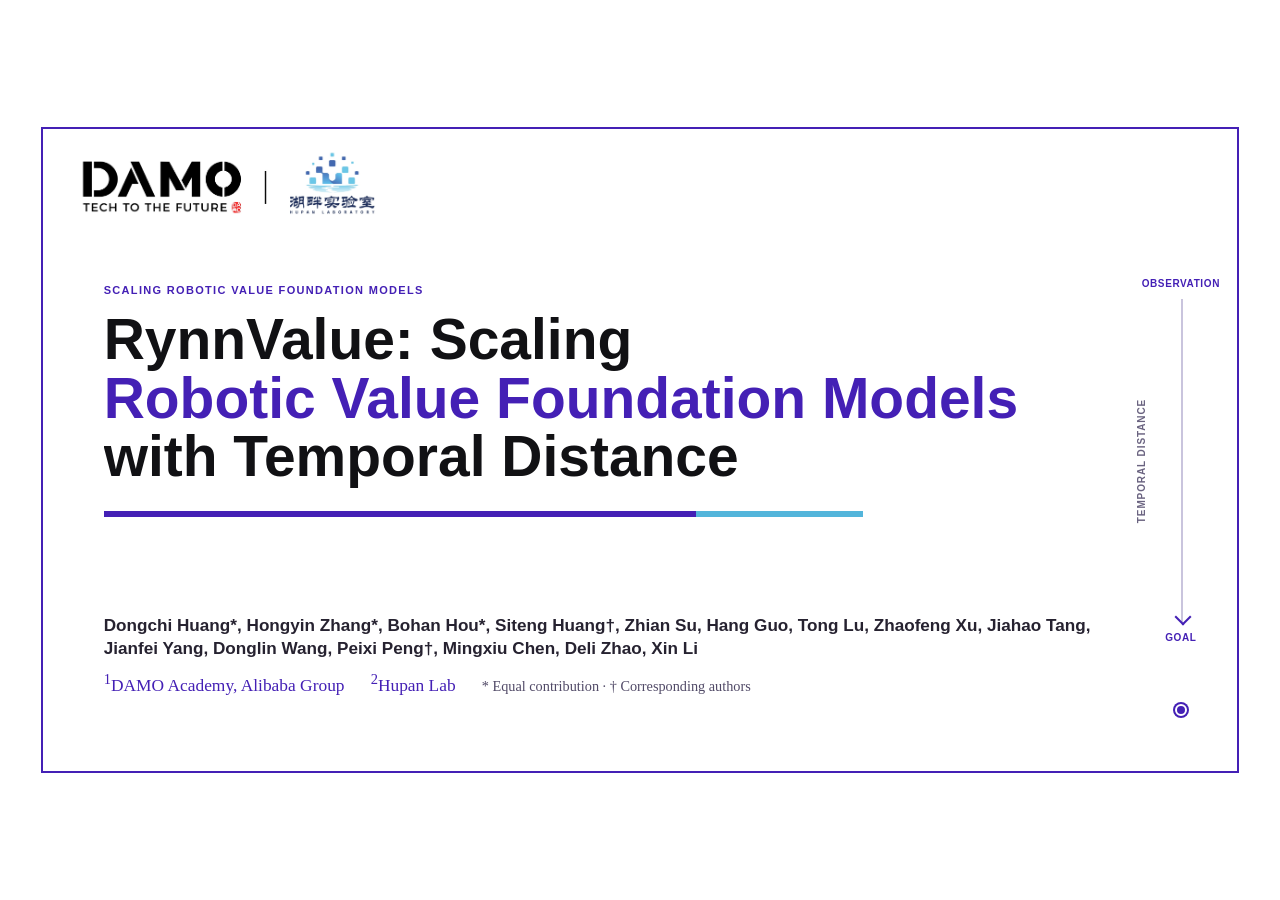
<file: assets/index.html>
<!doctype html>
<html lang="en">
  <head>
    <meta charset="UTF-8" />
    <meta name="viewport" content="width=device-width, initial-scale=1" />
    <title>RynnValue Video Opener</title>
    <style>
      :root {
        --paper: #ffffff;
        --ink: #111114;
        --purple: #4420b5;
        --lavender: #dfd9ff;
        --blue: #53b5db;
        --line: #c9c4dd;
      }

      * {
        box-sizing: border-box;
      }

      html,
      body {
        width: 100%;
        height: 100%;
        margin: 0;
        overflow: hidden;
        background: #ffffff;
      }

      body {
        color: var(--ink);
        font-family: Arial, Helvetica, sans-serif;
      }

      .viewport {
        width: 100vw;
        height: 100vh;
        display: grid;
        place-items: center;
        background: #ffffff;
      }

      .opener {
        position: relative;
        width: min(100vw, calc(100vh * 16 / 9));
        aspect-ratio: 16 / 9;
        overflow: hidden;
        background: var(--paper);
        isolation: isolate;
      }

      .opener::before {
        content: "";
        position: absolute;
        inset: 0;
        z-index: 20;
        background: var(--paper);
        pointer-events: none;
        animation: reveal-scene 0.48s cubic-bezier(0.2, 0.7, 0.1, 1) 0.08s forwards;
      }

      .frame {
        position: absolute;
        z-index: 12;
        background: var(--purple);
      }

      .frame-top,
      .frame-bottom {
        left: 3.2%;
        width: 93.6%;
        height: 2px;
        transform: scaleX(0);
        transform-origin: left;
        animation: draw-horizontal 0.8s cubic-bezier(0.2, 0.8, 0.2, 1) 0.24s forwards;
      }

      .frame-top {
        top: 5.2%;
      }

      .frame-bottom {
        bottom: 5.2%;
        transform-origin: right;
        animation-delay: 0.38s;
      }

      .frame-left,
      .frame-right {
        top: 5.2%;
        height: 89.6%;
        width: 2px;
        transform: scaleY(0);
        transform-origin: top;
        animation: draw-vertical 0.65s cubic-bezier(0.2, 0.8, 0.2, 1) 0.62s forwards;
      }

      .frame-left {
        left: 3.2%;
      }

      .frame-right {
        right: 3.2%;
        transform-origin: bottom;
        animation-delay: 0.72s;
      }

      .brand-row {
        position: absolute;
        top: 8.2%;
        left: 6.2%;
        right: 6.2%;
        display: flex;
        align-items: center;
        justify-content: space-between;
        opacity: 0;
        transform: translateY(-12px);
        animation: settle-in 0.65s cubic-bezier(0.2, 0.8, 0.2, 1) 0.72s forwards;
      }

      .institution-logos {
        display: block;
        width: 26.5%;
        height: auto;
        mix-blend-mode: multiply;
      }

      .venue {
        margin: 0;
        color: var(--purple);
        font-size: clamp(8px, 0.74vw, 15px);
        font-weight: 800;
        letter-spacing: 0.14em;
      }

      .title-block {
        position: absolute;
        top: 27%;
        right: 7.2%;
        left: 8.1%;
      }

      .eyebrow {
        margin: 0 0 1.4%;
        color: var(--purple);
        font-size: clamp(9px, 0.86vw, 18px);
        font-weight: 800;
        letter-spacing: 0.12em;
        opacity: 0;
        animation: settle-in 0.55s ease-out 1.05s forwards;
      }

      h1 {
        max-width: 95%;
        margin: 0;
        font-size: clamp(31px, 4.45vw, 91px);
        font-weight: 800;
        line-height: 0.98;
        letter-spacing: 0;
      }

      .title-line {
        display: block;
        overflow: hidden;
        padding-bottom: 0.055em;
      }

      .title-line > span {
        display: block;
        transform: translateY(115%);
        animation: title-rise 0.82s cubic-bezier(0.16, 1, 0.3, 1) 1.25s forwards;
      }

      .title-line:nth-child(2) > span {
        color: var(--purple);
        animation-delay: 1.62s;
      }

      .title-line:nth-child(3) > span {
        animation-delay: 1.88s;
      }

      .accent-rule {
        position: relative;
        width: 0;
        height: clamp(4px, 0.42vw, 9px);
        margin-top: 2.1%;
        background: var(--purple);
        animation: extend-rule 1.05s cubic-bezier(0.2, 0.75, 0.2, 1) 2.15s forwards;
      }

      .accent-rule::after {
        content: "";
        position: absolute;
        top: 0;
        right: 0;
        width: 22%;
        height: 100%;
        background: var(--blue);
      }

      .paper-meta {
        position: absolute;
        right: 11.5%;
        bottom: 15.8%;
        left: 8.1%;
        opacity: 0;
        transform: translateY(18px);
        animation: settle-in 0.72s cubic-bezier(0.2, 0.8, 0.2, 1) 2.6s forwards;
      }

      .authors {
        margin: 0;
        color: #262230;
        font-size: clamp(13px, 1.34vw, 27px);
        font-weight: 700;
        line-height: 1.35;
      }

      .affiliations {
        display: flex;
        flex-wrap: wrap;
        gap: 0.8em 1.5em;
        align-items: baseline;
        margin-top: 1.1%;
        color: var(--purple);
        font-family: "Times New Roman", Times, serif;
        font-size: clamp(13px, 1.36vw, 27px);
      }

      .notes {
        color: #514a67;
        font-size: 0.82em;
      }

      .temporal-axis {
        position: absolute;
        top: 22%;
        right: 4.5%;
        width: 6.5%;
        height: 59%;
        opacity: 0;
        animation: fade-in 0.5s ease-out 3.05s forwards;
      }

      .axis-line {
        position: absolute;
        top: 12%;
        bottom: 12%;
        left: 50%;
        width: 2px;
        background: var(--line);
      }

      .axis-line::after {
        content: "";
        position: absolute;
        bottom: -1px;
        left: -4px;
        width: 10px;
        height: 10px;
        border-right: 2px solid var(--purple);
        border-bottom: 2px solid var(--purple);
        transform: rotate(45deg);
      }

      .axis-label {
        position: absolute;
        top: 50%;
        left: 6%;
        color: #6a6380;
        font-size: clamp(10px, 0.78vw, 16px);
        font-weight: 800;
        letter-spacing: 0.09em;
        transform: translate(-52%, -50%) rotate(-90deg);
        white-space: nowrap;
      }

      .axis-origin,
      .axis-goal {
        position: absolute;
        left: 50%;
        color: var(--purple);
        font-size: clamp(10px, 0.72vw, 15px);
        font-weight: 800;
        letter-spacing: 0.06em;
        transform: translateX(-50%);
        white-space: nowrap;
      }

      .axis-origin {
        top: 7%;
      }

      .axis-goal {
        bottom: 7%;
      }

      .axis-marker {
        position: absolute;
        top: 12%;
        left: calc(50% - 6px);
        width: 12px;
        height: 12px;
        border: 2px solid var(--paper);
        border-radius: 50%;
        background: var(--blue);
        box-shadow: 0 0 0 2px var(--purple);
        animation: move-to-goal 1.35s cubic-bezier(0.3, 0.05, 0.25, 1) 3.15s forwards;
      }

      @keyframes reveal-scene {
        to {
          opacity: 0;
        }
      }

      @keyframes draw-horizontal {
        to {
          transform: scaleX(1);
        }
      }

      @keyframes draw-vertical {
        to {
          transform: scaleY(1);
        }
      }

      @keyframes settle-in {
        to {
          opacity: 1;
          transform: translateY(0);
        }
      }

      @keyframes fade-in {
        to {
          opacity: 1;
        }
      }

      @keyframes title-rise {
        to {
          transform: translateY(0);
        }
      }

      @keyframes extend-rule {
        to {
          width: 70%;
        }
      }

      @keyframes move-to-goal {
        0% {
          transform: translateY(0);
        }
        38% {
          transform: translateY(16vh);
        }
        52% {
          transform: translateY(13vh);
        }
        100% {
          transform: translateY(45vh);
          background: var(--purple);
        }
      }
    </style>
  </head>
  <body>
    <main class="viewport" id="viewport">
      <section class="opener" id="opener" aria-label="RynnValue title animation">
        <div class="frame frame-top"></div>
        <div class="frame frame-right"></div>
        <div class="frame frame-bottom"></div>
        <div class="frame frame-left"></div>

        <header class="brand-row">
          <img
            class="institution-logos"
            src="./public/damo-hupan-logos.png"
            alt="DAMO Academy and Hupan Laboratory"
          />
        </header>

        <div class="title-block">
          <p class="eyebrow">SCALING ROBOTIC VALUE FOUNDATION MODELS</p>
          <h1>
            <span class="title-line"><span>RynnValue: Scaling</span></span>
            <span class="title-line"><span>Robotic Value Foundation Models</span></span>
            <span class="title-line"><span>with Temporal Distance</span></span>
          </h1>
          <div class="accent-rule"></div>
        </div>

        <footer class="paper-meta">
          <p class="authors">
            Dongchi Huang*, Hongyin Zhang*, Bohan Hou*, Siteng Huang†, Zhian Su,
            Hang Guo, Tong Lu, Zhaofeng Xu, Jiahao Tang, Jianfei Yang,
            Donglin Wang, Peixi Peng†, Mingxiu Chen, Deli Zhao, Xin Li
          </p>
          <div class="affiliations">
            <span><sup>1</sup>DAMO Academy, Alibaba Group</span>
            <span><sup>2</sup>Hupan Lab</span>
            <span class="notes">* Equal contribution · † Corresponding authors</span>
          </div>
        </footer>

        <div class="temporal-axis" aria-hidden="true">
          <span class="axis-label">TEMPORAL DISTANCE</span>
          <span class="axis-line"></span>
          <span class="axis-origin">OBSERVATION</span>
          <span class="axis-goal">GOAL</span>
          <span class="axis-marker"></span>
        </div>
      </section>
    </main>

    <script>
      const viewport = document.getElementById("viewport");
      let opener = document.getElementById("opener");

      function replay() {
        const clone = opener.cloneNode(true);
        opener.replaceWith(clone);
        opener = clone;
      }

      viewport.addEventListener("click", replay);
      window.addEventListener("keydown", (event) => {
        if (event.key === " " || event.key.toLowerCase() === "r") {
          event.preventDefault();
          replay();
        }
      });
    </script>
  </body>
</html>
</file>
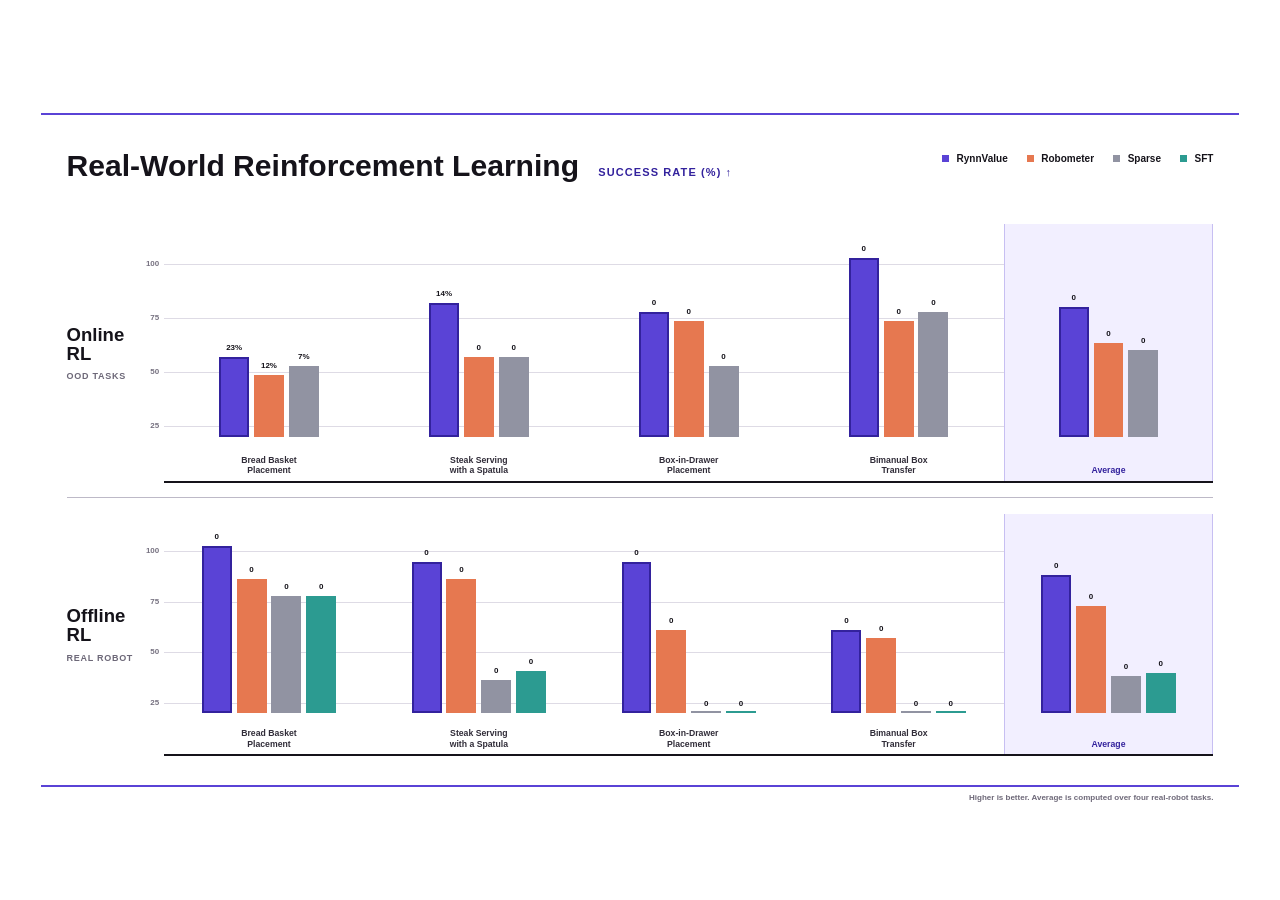
<file: assets/rl-results-bars.html>
<!doctype html>
<html lang="en">
  <head>
    <meta charset="UTF-8" />
    <meta name="viewport" content="width=device-width, initial-scale=1" />
    <title>RynnValue Real-World RL Results</title>
    <style>
      :root {
        --paper: #ffffff;
        --ink: #15131a;
        --muted: #6d6878;
        --grid: #dedbe5;
        --rynn: #5a43d6;
        --rynn-dark: #33229d;
        --robometer: #e67850;
        --sparse: #9193a2;
        --sft: #2c9b91;
        --average: #f2efff;
        --section-border: #bdb9c7;
        --tick: #777281;
        --group-label: #312d39;
        --average-border: #c7bff2;
      }

      html[data-theme="dark"] {
        color-scheme: dark;
        --paper: #15121d;
        --ink: #f4f1fa;
        --muted: #aaa3b8;
        --grid: #393242;
        --rynn: #9b87ff;
        --rynn-dark: #c9bfff;
        --robometer: #ef8a66;
        --sparse: #999aa7;
        --sft: #4ab5aa;
        --average: #241e38;
        --section-border: #4a4256;
        --tick: #aaa3b8;
        --group-label: #ded8e8;
        --average-border: #62568b;
      }

      * {
        box-sizing: border-box;
      }

      html,
      body {
        width: 100%;
        height: 100%;
        margin: 0;
        overflow: hidden;
        background: var(--paper);
      }

      body {
        color: var(--ink);
        font-family: Arial, Helvetica, sans-serif;
      }

      .viewport {
        width: 100vw;
        height: 100vh;
        display: grid;
        place-items: center;
        background: var(--paper);
      }

      .scene {
        position: relative;
        width: min(100vw, calc(100vh * 16 / 9));
        aspect-ratio: 16 / 9;
        overflow: hidden;
        padding: 4.8% 5.2% 4.2%;
        background: var(--paper);
      }

      .scene::before {
        content: "";
        position: absolute;
        inset: 0;
        z-index: 20;
        background: var(--paper);
        pointer-events: none;
        animation: scene-in 0.42s ease-out 0.05s forwards;
      }

      .top-rule,
      .bottom-rule {
        position: absolute;
        left: 3.2%;
        width: 93.6%;
        height: 2px;
        background: var(--rynn);
        transform: scaleX(0);
        animation: rule-in 0.7s cubic-bezier(0.2, 0.8, 0.2, 1) forwards;
      }

      .top-rule {
        top: 3.2%;
        transform-origin: left;
        animation-delay: 0.18s;
      }

      .bottom-rule {
        bottom: 3.2%;
        transform-origin: right;
        animation-delay: 0.34s;
      }

      header {
        display: flex;
        align-items: flex-start;
        justify-content: space-between;
        gap: 3rem;
        height: 12%;
        opacity: 0;
        transform: translateY(-10px);
        animation: settle 0.55s ease-out 0.45s forwards;
      }

      .heading {
        display: flex;
        align-items: baseline;
        gap: 1.2rem;
      }

      h1 {
        margin: 0;
        font-size: clamp(25px, 2.35vw, 48px);
        line-height: 1;
        letter-spacing: 0;
      }

      .metric {
        color: var(--rynn-dark);
        font-size: clamp(11px, 0.85vw, 17px);
        font-weight: 800;
        letter-spacing: 0.1em;
      }

      .legend {
        display: flex;
        flex-wrap: wrap;
        justify-content: flex-end;
        gap: 0.65rem 1.2rem;
        max-width: 43%;
        padding-top: 0.1rem;
        font-size: clamp(10px, 0.75vw, 15px);
        font-weight: 700;
      }

      .legend-item {
        display: inline-flex;
        align-items: center;
        gap: 0.45rem;
        white-space: nowrap;
      }

      .swatch {
        width: 0.72em;
        height: 0.72em;
        background: var(--color);
      }

      .charts {
        height: 88%;
        display: grid;
        grid-template-rows: 1fr 1fr;
        gap: 2.7%;
      }

      .chart-section {
        position: relative;
        display: grid;
        grid-template-columns: 8.5% 91.5%;
        min-height: 0;
      }

      .chart-section + .chart-section {
        border-top: 1px solid var(--section-border);
        padding-top: 1.35%;
      }

      .section-label {
        display: flex;
        flex-direction: column;
        justify-content: center;
        padding-right: 18%;
        opacity: 0;
        transform: translateX(-14px);
        animation: slide-right 0.5s ease-out var(--section-delay) forwards;
      }

      .section-label strong {
        font-size: clamp(18px, 1.45vw, 30px);
        line-height: 1.02;
      }

      .section-label span {
        margin-top: 0.45rem;
        color: var(--muted);
        font-size: clamp(9px, 0.65vw, 13px);
        font-weight: 700;
        letter-spacing: 0.08em;
      }

      .plot {
        position: relative;
        min-height: 0;
        border-bottom: 2px solid var(--ink);
      }

      .grid-line {
        position: absolute;
        left: 0;
        right: 0;
        bottom: var(--line-position);
        height: 1px;
        background: var(--grid);
        transform: scaleX(0);
        transform-origin: left;
        animation: rule-in 0.62s ease-out var(--section-delay) forwards;
      }

      .grid-line span {
        position: absolute;
        top: -0.62em;
        left: -2.8em;
        width: 2.2em;
        color: var(--tick);
        font-size: clamp(8px, 0.55vw, 11px);
        font-weight: 700;
        text-align: right;
      }

      .groups {
        position: absolute;
        inset: 0;
        display: grid;
        grid-template-columns: repeat(5, minmax(0, 1fr));
      }

      .group {
        position: relative;
        display: grid;
        grid-template-rows: minmax(0, 1fr) 17%;
        padding: 0 8%;
      }

      .group.average {
        background: var(--average);
      }

      .bars {
        position: relative;
        display: flex;
        align-items: flex-end;
        justify-content: center;
        gap: clamp(4px, 0.38vw, 8px);
        min-height: 0;
      }

      .bar-column {
        position: relative;
        width: min(17%, 34px);
        height: 84%;
        display: flex;
        align-items: flex-end;
      }

      .bar {
        position: relative;
        width: 100%;
        min-height: 2px;
        background: var(--color);
        transform: scaleY(0);
        transform-origin: bottom;
        animation: grow 0.95s cubic-bezier(0.18, 0.78, 0.22, 1) var(--delay) forwards;
      }

      .bar.rynn {
        background: var(--rynn);
      }

      .bar.rynn::after {
        content: "";
        position: absolute;
        inset: 0;
        border: 2px solid var(--rynn-dark);
        opacity: 0;
        animation: border-in 0.35s ease-out calc(var(--delay) + 0.78s) forwards;
      }

      .value {
        position: absolute;
        left: 50%;
        color: var(--ink);
        font-size: clamp(8px, 0.62vw, 13px);
        font-weight: 800;
        white-space: nowrap;
        opacity: 0;
        transform: translate(-50%, 7px);
        animation: value-in 0.32s ease-out calc(var(--delay) + 0.72s) forwards;
      }

      .bar-column[data-zero="true"] .value {
        bottom: 5px;
      }

      .group-label {
        display: flex;
        align-items: flex-end;
        justify-content: center;
        padding-bottom: 0.35rem;
        color: var(--group-label);
        font-size: clamp(8px, 0.68vw, 14px);
        font-weight: 750;
        line-height: 1.16;
        text-align: center;
        opacity: 0;
        animation: fade-in 0.4s ease-out calc(var(--section-delay) + 0.25s) forwards;
      }

      .average .group-label {
        color: var(--rynn-dark);
        font-weight: 850;
      }

      .average::after {
        content: "";
        position: absolute;
        inset: 0;
        border-left: 1px solid var(--average-border);
        border-right: 1px solid var(--average-border);
        opacity: 0;
        animation: border-in 0.4s ease-out 4.65s forwards;
      }

      .footnote {
        position: absolute;
        right: 5.2%;
        bottom: 1.1%;
        margin: 0;
        color: var(--muted);
        font-size: clamp(8px, 0.55vw, 11px);
        font-weight: 650;
        opacity: 0;
        animation: fade-in 0.4s ease-out 4.9s forwards;
      }

      @keyframes scene-in {
        to {
          opacity: 0;
        }
      }

      @keyframes rule-in {
        to {
          transform: scaleX(1);
        }
      }

      @keyframes settle {
        to {
          opacity: 1;
          transform: translateY(0);
        }
      }

      @keyframes slide-right {
        to {
          opacity: 1;
          transform: translateX(0);
        }
      }

      @keyframes grow {
        to {
          transform: scaleY(1);
        }
      }

      @keyframes value-in {
        to {
          opacity: 1;
          transform: translate(-50%, 0);
        }
      }

      @keyframes fade-in {
        to {
          opacity: 1;
        }
      }

      @keyframes border-in {
        to {
          opacity: 1;
        }
      }

      body.final *,
      body.final *::before,
      body.final *::after {
        animation-delay: 0s !important;
        animation-duration: 0.001s !important;
      }
    </style>
  </head>
  <body>
    <main class="viewport" id="viewport"></main>

    <script>
      const tasks = [
        "Bread Basket<br>Placement",
        "Steak Serving<br>with a Spatula",
        "Box-in-Drawer<br>Placement",
        "Bimanual Box<br>Transfer",
        "Average",
      ];

      const methods = {
        rynn: { name: "RynnValue", color: "var(--rynn)" },
        robometer: { name: "Robometer", color: "var(--robometer)" },
        sparse: { name: "Sparse", color: "var(--sparse)" },
        sft: { name: "SFT", color: "var(--sft)" },
      };

      const sections = [
        {
          title: "Online RL",
          subtitle: "OOD TASKS",
          delay: 0.85,
          series: [
            { key: "rynn", values: [45, 75, 70, 100, 72.5] },
            { key: "robometer", values: [35, 45, 65, 65, 52.5] },
            { key: "sparse", values: [40, 45, 40, 70, 48.8] },
          ],
        },
        {
          title: "Offline RL",
          subtitle: "REAL ROBOT",
          delay: 2.35,
          series: [
            { key: "rynn", values: [100, 90, 90, 50, 82.5] },
            { key: "robometer", values: [80, 80, 50, 45, 63.8] },
            { key: "sparse", values: [70, 20, 0, 0, 22.5] },
            { key: "sft", values: [70, 25, 0, 0, 23.8] },
          ],
        },
      ];

      function legendHTML() {
        return Object.entries(methods)
          .map(
            ([key, method]) => `
              <span class="legend-item">
                <span class="swatch" style="--color:${method.color}"></span>
                ${method.name}
              </span>
            `,
          )
          .join("");
      }

      function sectionHTML(section, sectionIndex) {
        const groups = tasks
          .map((task, taskIndex) => {
            const bars = section.series
              .map((series, methodIndex) => {
                const value = series.values[taskIndex];
                const delay =
                  section.delay + taskIndex * 0.13 + methodIndex * 0.07;
                const method = methods[series.key];
                return `
                  <div class="bar-column" data-zero="${value === 0}">
                    <span
                      class="value"
                      data-value="${value}"
                      style="bottom:calc(${value}% + 5px);--delay:${delay}s"
                    >0</span>
                    <span
                      class="bar ${series.key === "rynn" ? "rynn" : ""}"
                      title="${method.name}: ${value}%"
                      style="height:${value}%;--delay:${delay}s;--color:${method.color}"
                    ></span>
                  </div>
                `;
              })
              .join("");

            return `
              <div class="group ${task === "Average" ? "average" : ""}">
                <div class="bars">${bars}</div>
                <div class="group-label">${task}</div>
              </div>
            `;
          })
          .join("");

        return `
          <section
            class="chart-section"
            style="--section-delay:${section.delay - 0.25}s"
            aria-label="${section.title} success rates"
          >
            <div class="section-label">
              <strong>${section.title.replace(" ", "<br>")}</strong>
              <span>${section.subtitle}</span>
            </div>
            <div class="plot">
              ${[25, 50, 75, 100]
                .map(
                  (tick) => `
                    <div class="grid-line" style="--line-position:${tick * 0.84}%">
                      <span>${tick}</span>
                    </div>
                  `,
                )
                .join("")}
              <div class="groups">${groups}</div>
            </div>
          </section>
        `;
      }

      function sceneHTML() {
        return `
          <section class="scene">
            <div class="top-rule"></div>
            <div class="bottom-rule"></div>
            <header>
              <div class="heading">
                <h1>Real-World Reinforcement Learning</h1>
                <span class="metric">SUCCESS RATE (%) ↑</span>
              </div>
              <div class="legend">${legendHTML()}</div>
            </header>
            <div class="charts">
              ${sections.map(sectionHTML).join("")}
            </div>
            <p class="footnote">Higher is better. Average is computed over four real-robot tasks.</p>
          </section>
        `;
      }

      function animateValues() {
        const showFinal = document.body.classList.contains("final");
        document.querySelectorAll(".value").forEach((label) => {
          const target = Number(label.dataset.value);
          if (showFinal) {
            label.textContent = target % 1 === 0 ? `${target}%` : `${target.toFixed(1)}%`;
            return;
          }
          const delay = Number(label.style.getPropertyValue("--delay").replace("s", ""));
          const duration = 900;

          window.setTimeout(() => {
            const start = performance.now();

            function update(now) {
              const progress = Math.min((now - start) / duration, 1);
              const eased = 1 - Math.pow(1 - progress, 3);
              const current = target * eased;
              label.textContent =
                target % 1 === 0 ? `${Math.round(current)}%` : `${current.toFixed(1)}%`;
              if (progress < 1) requestAnimationFrame(update);
            }

            requestAnimationFrame(update);
          }, delay * 1000);
        });
      }

      function replay() {
        const viewport = document.getElementById("viewport");
        viewport.innerHTML = sceneHTML();
        animateValues();
      }

      if (new URLSearchParams(window.location.search).has("final")) {
        document.body.classList.add("final");
      }

      window.addEventListener("message", (event) => {
        if (
          event.data?.type === "rynnvalue-theme" &&
          ["light", "dark"].includes(event.data.theme)
        ) {
          document.documentElement.dataset.theme = event.data.theme;
        }
      });

      replay();
      document.getElementById("viewport").addEventListener("click", replay);
      window.addEventListener("keydown", (event) => {
        if (event.key === " " || event.key.toLowerCase() === "r") {
          event.preventDefault();
          replay();
        }
      });
    </script>
  </body>
</html>
</file>
